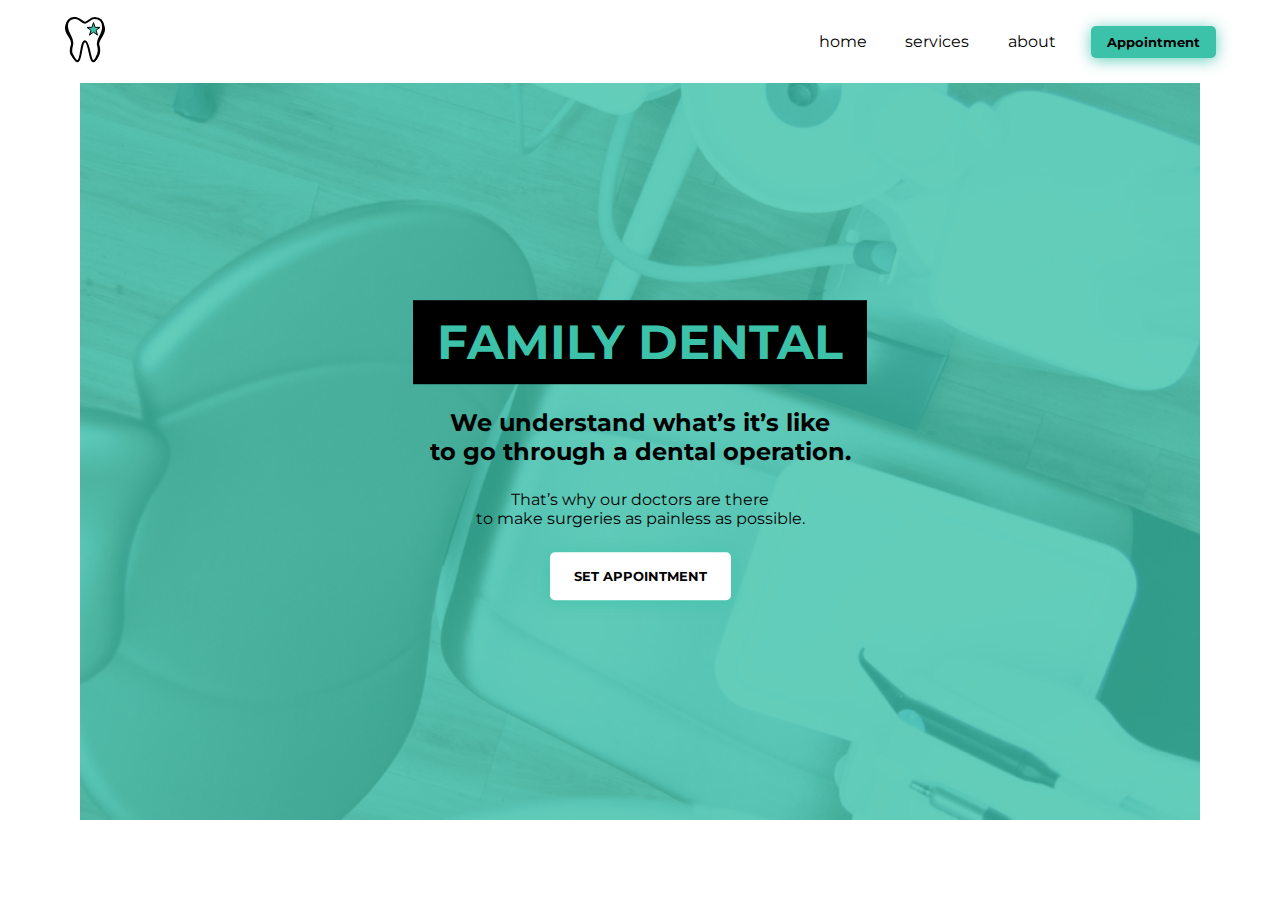
<file: index.html>
<!DOCTYPE html>
<html lang="en">

<head>
    <meta charset="UTF-8">
    <meta name="viewport" content="width=device-width, initial-scale=1.0">
    <meta http-equiv="X-UA-Compatible" content="ie=edge">
    <link rel="stylesheet" href="https://unpkg.com/aos@next/dist/aos.css" />
    <link rel="stylesheet" href="./css/style.css">
    <link rel="shortcut icon" type="image/png" href="./favicon.png" />
    <meta name="Family Dental" content="We understand what’s it’s like
    to go through a dental operation. That’s why our doctors are there
    to make surgeries as painless as possible." />
    <title>Family Dental</title>
</head>

<body>
    <header>
        <div class="logo">
            <div class="img">
                <a href="./index.html">
                    <svg width="42" height="46" viewBox="0 0 42 46" fill="none" xmlns="http://www.w3.org/2000/svg">
                        <path
                            d="M18.3604 28.1056C18.9903 25.7941 19.8011 24.1779 21.0207 24.1779C22.116 24.1779 22.9479 25.5047 23.6425 27.4778C22.9407 26.0276 22.1119 25.0975 21.0671 25.0975C19.867 25.0975 19.0235 26.3032 18.3604 28.1056Z"
                            fill="black" />
                        <path
                            d="M13.3988 44.1948C11.9975 44.425 9.54383 42.5344 6.68332 37.6412C6.68332 37.6412 4.70908 35.229 6.68332 28.7159C7.81026 24.9981 6.08842 22.3021 4.2455 19.4165C2.85985 17.2469 1.49285 15.6655 1.04261 12.0713C0.592376 8.47717 2.94597 3.41717 4.99997 2C4.21298 3.46414 2.72114 8.02138 2.98226 10.4585C3.30938 13.5116 4.61926 15.9096 5.86748 18.1946C7.52761 21.2337 9.07867 24.0732 8.06351 27.9888C6.28508 34.8485 8.06351 37.3891 8.06351 37.3891C10.1566 41.5754 12.2148 43.7376 13.3988 44.1948Z"
                            fill="black" />
                        <path
                            d="M36.5 2C37.3083 3.39558 39.0591 8.07341 39.0591 10.4585C39.0591 13.8806 37.5305 16.8323 36.1137 19.5682C34.5852 22.5197 33.1868 25.2201 33.9779 27.9888C35.5023 33.3241 33.9779 37.3891 33.9779 37.3891C32.2668 41.6165 30.2146 44.2129 29.1507 44.757C30.4832 45.1477 32.9613 42.902 35.4509 37.6412C35.4509 37.6412 37.1432 33.7816 35.4509 28.7159C34.5727 26.087 36.1251 23.5231 37.8219 20.7207C39.3948 18.1231 41.0917 15.3205 41.0917 12.0713C41.0917 8.49171 38.4796 3.36405 36.5 2Z"
                            fill="black" />
                        <path
                            d="M21.0207 24.1779C15.4313 24.1779 18.4292 58.1206 8.06349 37.3891C8.06349 37.3891 6.28505 34.8485 8.06349 27.9888C9.84192 21.1291 3.74442 17.5723 2.98224 10.4585C2.22005 3.34475 6.79322 0.550025 11.6204 1.05818C16.4476 1.56634 18.226 5.63134 21.0207 5.63134C23.8154 5.63134 26.102 1.05818 30.421 1.05818C34.7401 1.05818 39.0591 3.34475 39.0591 10.4585C39.0591 17.5723 32.4534 22.6535 33.9778 27.9888C35.5022 33.3241 33.9778 37.3891 33.9778 37.3891C25.3397 58.7304 26.6101 24.1779 21.0207 24.1779Z"
                            stroke="black" stroke-width="2" />
                        <path
                            d="M29.5 5.61804L28.0672 10.0279L27.9549 10.3734H27.5916L22.9549 10.3734L26.7061 13.0988L27 13.3123L26.8877 13.6578L25.4549 18.0676L29.2061 15.3422L29.5 15.1287L29.7939 15.3422L33.5451 18.0676L32.1123 13.6578L32 13.3123L32.2939 13.0988L36.0451 10.3734L31.4084 10.3734H31.0451L30.9328 10.0279L29.5 5.61804Z"
                            fill="#3DC2AA" stroke="black" />
                    </svg>
                </a>
            </div>
        </div>
        <nav>
            <div class="links">
                <a href="#">home</a>
                <a href="./services.html">services</a>
                <a href="./about.html">about</a>
            </div>
            <div class="appointment">
                <button>
                    <a href="./appointment.html">Appointment</a>
                </button>
            </div>
        </nav>
    </header>
    <section class="hero">
        <div class="img">
            <img src="./img/bg.jpg" alt="">
        </div>
        <div class="content">
            <h1>FAMILY DENTAL</h1>
            <h2>We understand what’s it’s like <br> to go through a dental operation.</h2>
            <p>That’s why our doctors are there <br> to make surgeries as painless as possible.</p>
            <button>
                <a href="./appointment.html">SET APPOINTMENT</a>
            </button>
        </div>
    </section>
    </section>


</body>

</html>
</file>
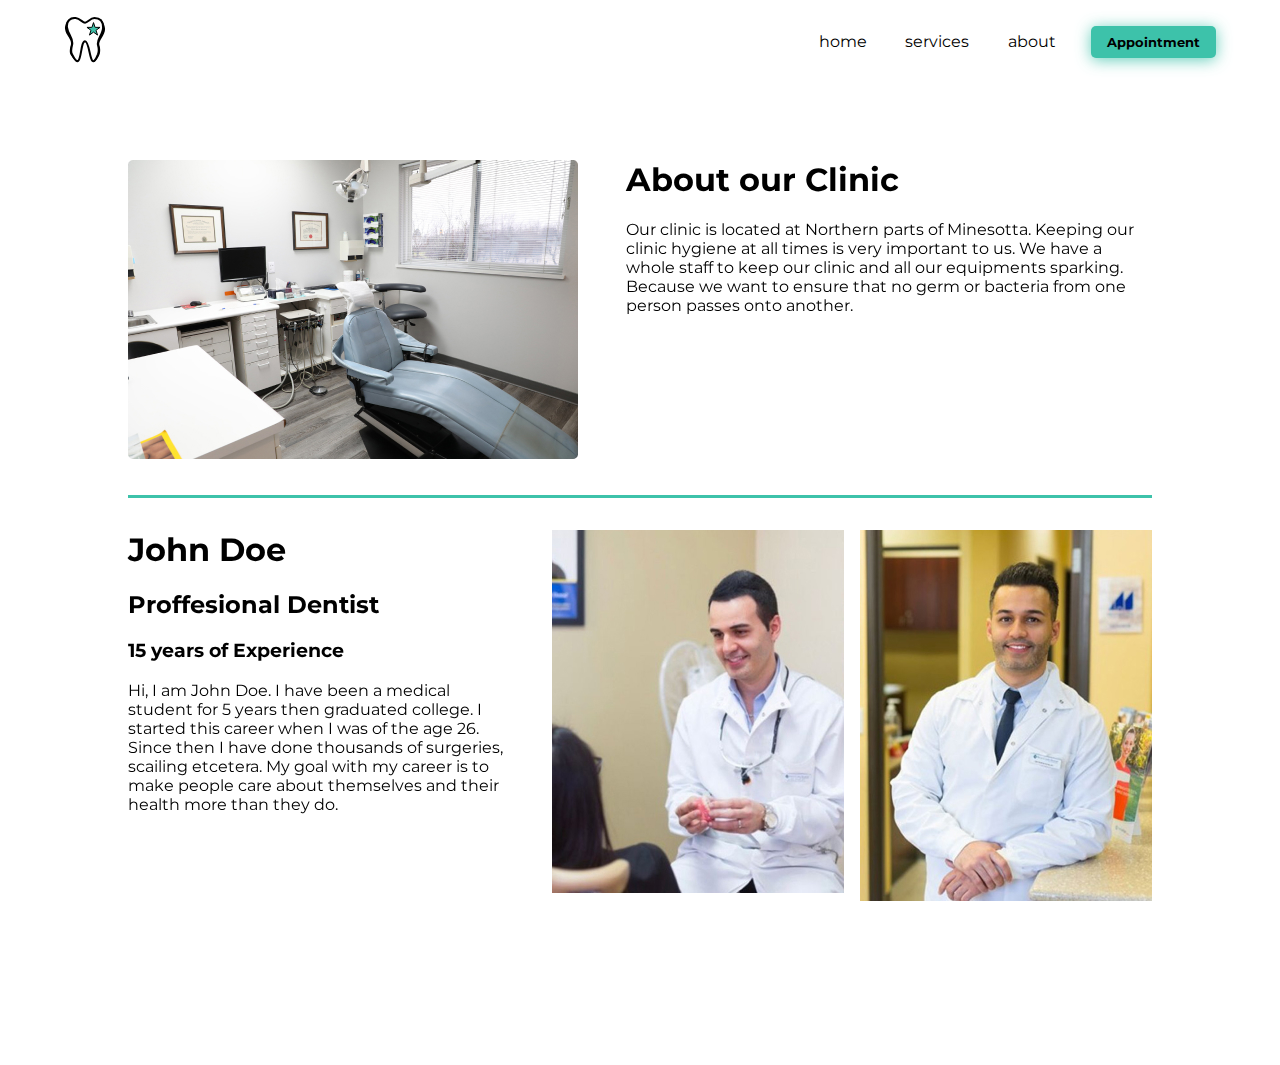
<file: about.html>
<!DOCTYPE html>
<html lang="en">

<head>
    <meta charset="UTF-8">
    <meta name="viewport" content="width=device-width, initial-scale=1.0">
    <meta http-equiv="X-UA-Compatible" content="ie=edge">
    <link rel="stylesheet" href="https://unpkg.com/aos@next/dist/aos.css" />
    <link rel="stylesheet" href="./css/style.css">
    <title>About Us</title>
</head>

<body>
    <header>
        <div class="logo">
            <div class="img">
                <a href="./index.html">
                    <svg width="42" height="46" viewBox="0 0 42 46" fill="none" xmlns="http://www.w3.org/2000/svg">
                        <path
                            d="M18.3604 28.1056C18.9903 25.7941 19.8011 24.1779 21.0207 24.1779C22.116 24.1779 22.9479 25.5047 23.6425 27.4778C22.9407 26.0276 22.1119 25.0975 21.0671 25.0975C19.867 25.0975 19.0235 26.3032 18.3604 28.1056Z"
                            fill="black" />
                        <path
                            d="M13.3988 44.1948C11.9975 44.425 9.54383 42.5344 6.68332 37.6412C6.68332 37.6412 4.70908 35.229 6.68332 28.7159C7.81026 24.9981 6.08842 22.3021 4.2455 19.4165C2.85985 17.2469 1.49285 15.6655 1.04261 12.0713C0.592376 8.47717 2.94597 3.41717 4.99997 2C4.21298 3.46414 2.72114 8.02138 2.98226 10.4585C3.30938 13.5116 4.61926 15.9096 5.86748 18.1946C7.52761 21.2337 9.07867 24.0732 8.06351 27.9888C6.28508 34.8485 8.06351 37.3891 8.06351 37.3891C10.1566 41.5754 12.2148 43.7376 13.3988 44.1948Z"
                            fill="black" />
                        <path
                            d="M36.5 2C37.3083 3.39558 39.0591 8.07341 39.0591 10.4585C39.0591 13.8806 37.5305 16.8323 36.1137 19.5682C34.5852 22.5197 33.1868 25.2201 33.9779 27.9888C35.5023 33.3241 33.9779 37.3891 33.9779 37.3891C32.2668 41.6165 30.2146 44.2129 29.1507 44.757C30.4832 45.1477 32.9613 42.902 35.4509 37.6412C35.4509 37.6412 37.1432 33.7816 35.4509 28.7159C34.5727 26.087 36.1251 23.5231 37.8219 20.7207C39.3948 18.1231 41.0917 15.3205 41.0917 12.0713C41.0917 8.49171 38.4796 3.36405 36.5 2Z"
                            fill="black" />
                        <path
                            d="M21.0207 24.1779C15.4313 24.1779 18.4292 58.1206 8.06349 37.3891C8.06349 37.3891 6.28505 34.8485 8.06349 27.9888C9.84192 21.1291 3.74442 17.5723 2.98224 10.4585C2.22005 3.34475 6.79322 0.550025 11.6204 1.05818C16.4476 1.56634 18.226 5.63134 21.0207 5.63134C23.8154 5.63134 26.102 1.05818 30.421 1.05818C34.7401 1.05818 39.0591 3.34475 39.0591 10.4585C39.0591 17.5723 32.4534 22.6535 33.9778 27.9888C35.5022 33.3241 33.9778 37.3891 33.9778 37.3891C25.3397 58.7304 26.6101 24.1779 21.0207 24.1779Z"
                            stroke="black" stroke-width="2" />
                        <path
                            d="M29.5 5.61804L28.0672 10.0279L27.9549 10.3734H27.5916L22.9549 10.3734L26.7061 13.0988L27 13.3123L26.8877 13.6578L25.4549 18.0676L29.2061 15.3422L29.5 15.1287L29.7939 15.3422L33.5451 18.0676L32.1123 13.6578L32 13.3123L32.2939 13.0988L36.0451 10.3734L31.4084 10.3734H31.0451L30.9328 10.0279L29.5 5.61804Z"
                            fill="#3DC2AA" stroke="black" />
                    </svg>
                </a>
            </div>
        </div>
        <nav>
            <div class="links">
                <a href="./index.html">home</a>
                <a href="./services.html">services</a>
                <a href="./about.html">about</a>
            </div>
            <div class="appointment">
                <button>
                    <a href="./appointment.html">Appointment</a>
                </button>
            </div>
        </nav>
    </header>
    <section id="about">
        <div class="about card" data-aos="fade-right">
            <div class="img">
                <img src="./img/about.jpg" alt="">
            </div>
            <div class="text">
                <h1>About our Clinic</h1>
                <p>Our clinic is located at Northern parts of Minesotta. Keeping our clinic hygiene at all times is very
                    important to us. We have a whole staff to keep our clinic and all our equipments sparking. Because
                    we want to ensure that no germ or bacteria from one person passes onto another.</p>
            </div>
        </div>
        <hr>
        <div class="doc card" data-aos="fade-left">
            <div class="text">
                <h1>John Doe</h1>
                <h2>Proffesional Dentist</h2>
                <h3>15 years of Experience</h3>
                <p>Hi, I am John Doe. I have been a medical student for 5 years then graduated college. I started this
                    career when I was of the age 26. Since then I have done thousands
                    of surgeries, scailing etcetera. My goal with my career is to make people care about themselves and
                    their health more than they do.</p>
            </div>
            <div class="imgs">
                <div class="img1">
                    <img src="./img/doc1.jpg" alt="">
                </div>
                <div class="img2">
                    <img src="./img/doc2.jpg" alt="">
                </div>
            </div>
        </div>
    </section>

    <script src="https://unpkg.com/aos@next/dist/aos.js"></script>
    <script>
        AOS.init({ duration: 1000 });
    </script>
</body>

</html>
</file>
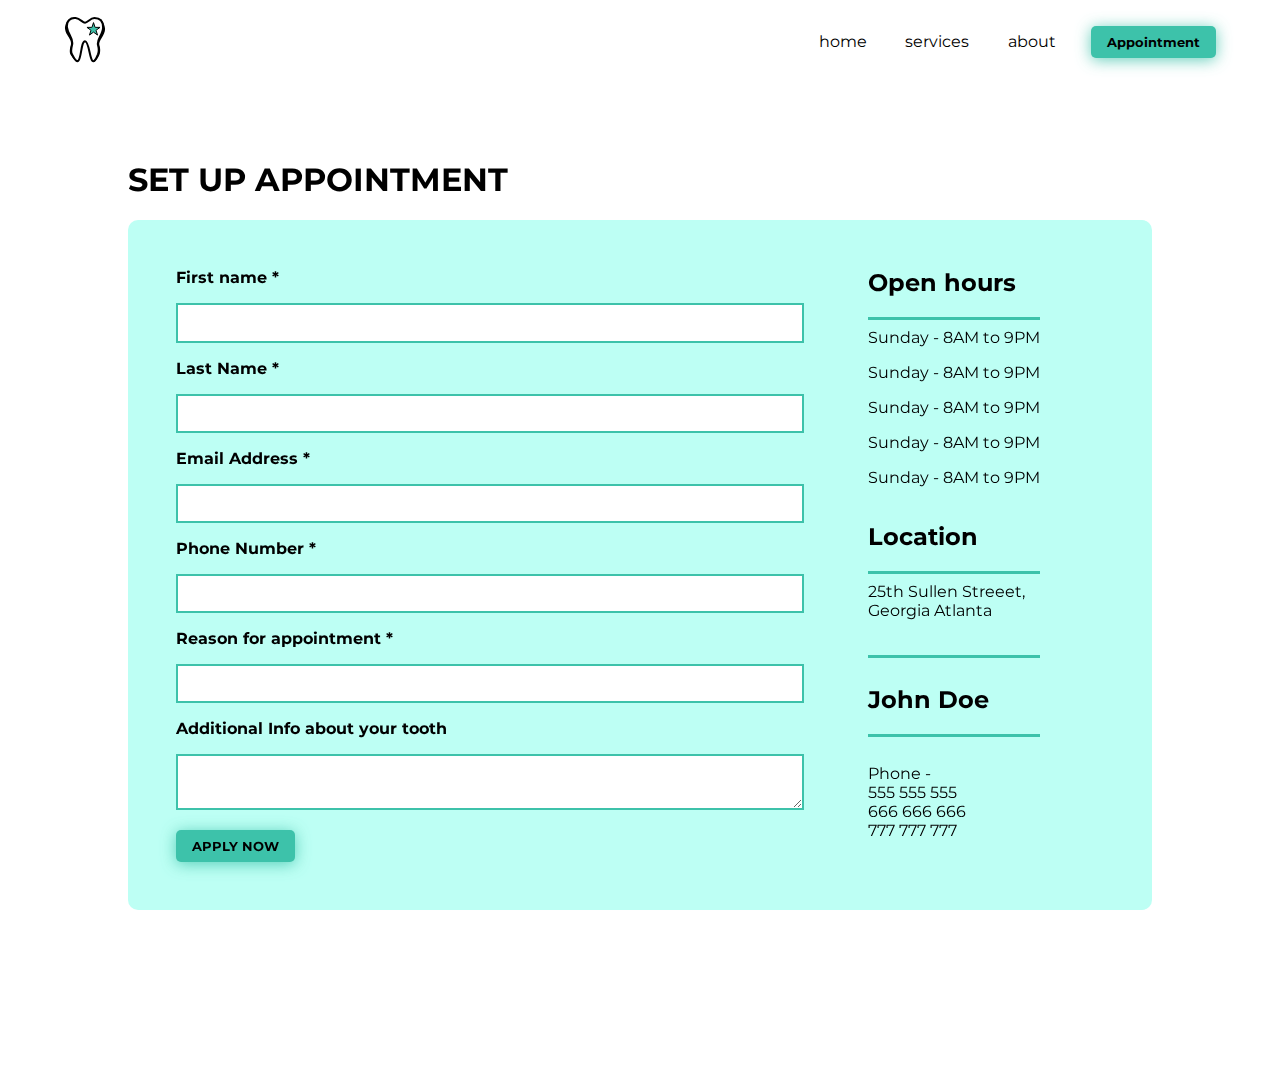
<file: appointment.html>
<!DOCTYPE html>
<html lang="en">

<head>
    <meta charset="UTF-8">
    <meta name="viewport" content="width=device-width, initial-scale=1.0">
    <meta http-equiv="X-UA-Compatible" content="ie=edge">
    <link rel="stylesheet" href="https://unpkg.com/aos@next/dist/aos.css" />
    <link rel="stylesheet" href="./css/style.css">
    <title>Appointment</title>
</head>

<body>
    <header>
        <div class="logo">
            <div class="img">
                <a href="./index.html">
                    <svg width="42" height="46" viewBox="0 0 42 46" fill="none" xmlns="http://www.w3.org/2000/svg">
                        <path
                            d="M18.3604 28.1056C18.9903 25.7941 19.8011 24.1779 21.0207 24.1779C22.116 24.1779 22.9479 25.5047 23.6425 27.4778C22.9407 26.0276 22.1119 25.0975 21.0671 25.0975C19.867 25.0975 19.0235 26.3032 18.3604 28.1056Z"
                            fill="black" />
                        <path
                            d="M13.3988 44.1948C11.9975 44.425 9.54383 42.5344 6.68332 37.6412C6.68332 37.6412 4.70908 35.229 6.68332 28.7159C7.81026 24.9981 6.08842 22.3021 4.2455 19.4165C2.85985 17.2469 1.49285 15.6655 1.04261 12.0713C0.592376 8.47717 2.94597 3.41717 4.99997 2C4.21298 3.46414 2.72114 8.02138 2.98226 10.4585C3.30938 13.5116 4.61926 15.9096 5.86748 18.1946C7.52761 21.2337 9.07867 24.0732 8.06351 27.9888C6.28508 34.8485 8.06351 37.3891 8.06351 37.3891C10.1566 41.5754 12.2148 43.7376 13.3988 44.1948Z"
                            fill="black" />
                        <path
                            d="M36.5 2C37.3083 3.39558 39.0591 8.07341 39.0591 10.4585C39.0591 13.8806 37.5305 16.8323 36.1137 19.5682C34.5852 22.5197 33.1868 25.2201 33.9779 27.9888C35.5023 33.3241 33.9779 37.3891 33.9779 37.3891C32.2668 41.6165 30.2146 44.2129 29.1507 44.757C30.4832 45.1477 32.9613 42.902 35.4509 37.6412C35.4509 37.6412 37.1432 33.7816 35.4509 28.7159C34.5727 26.087 36.1251 23.5231 37.8219 20.7207C39.3948 18.1231 41.0917 15.3205 41.0917 12.0713C41.0917 8.49171 38.4796 3.36405 36.5 2Z"
                            fill="black" />
                        <path
                            d="M21.0207 24.1779C15.4313 24.1779 18.4292 58.1206 8.06349 37.3891C8.06349 37.3891 6.28505 34.8485 8.06349 27.9888C9.84192 21.1291 3.74442 17.5723 2.98224 10.4585C2.22005 3.34475 6.79322 0.550025 11.6204 1.05818C16.4476 1.56634 18.226 5.63134 21.0207 5.63134C23.8154 5.63134 26.102 1.05818 30.421 1.05818C34.7401 1.05818 39.0591 3.34475 39.0591 10.4585C39.0591 17.5723 32.4534 22.6535 33.9778 27.9888C35.5022 33.3241 33.9778 37.3891 33.9778 37.3891C25.3397 58.7304 26.6101 24.1779 21.0207 24.1779Z"
                            stroke="black" stroke-width="2" />
                        <path
                            d="M29.5 5.61804L28.0672 10.0279L27.9549 10.3734H27.5916L22.9549 10.3734L26.7061 13.0988L27 13.3123L26.8877 13.6578L25.4549 18.0676L29.2061 15.3422L29.5 15.1287L29.7939 15.3422L33.5451 18.0676L32.1123 13.6578L32 13.3123L32.2939 13.0988L36.0451 10.3734L31.4084 10.3734H31.0451L30.9328 10.0279L29.5 5.61804Z"
                            fill="#3DC2AA" stroke="black" />
                    </svg>
                </a>
            </div>
        </div>
        <nav>
            <div class="links">
                <a href="./index.html">home</a>
                <a href="./services.html">services</a>
                <a href="./about.html">about</a>
            </div>
            <div class="appointment">
                <button>
                    <a href="./appointment.html">Appointment</a>
                </button>
            </div>
        </nav>
    </header>
    <section id="appointment" data-aos="fade-up">
        <h1>SET UP APPOINTMENT</h1>
        <div class="appointment">
            <form>
                <div class="inputs">
                    <div class="input">
                        <label>First name *</label>
                        <input type="text">
                    </div>
                    <div class="input">
                        <label>Last Name *</label>
                        <input type="text">
                    </div>
                </div>
                <div class="inputs">
                    <div class="input">
                        <label>Email Address *</label>
                        <input type="text">
                    </div>
                    <div class="input">
                        <label>Phone Number *</label>
                        <input type="text">
                    </div>
                </div>
                <div class="inputs">
                    <div class="input">
                        <label>Reason for appointment *</label>
                        <input type="text">
                    </div>
                </div>
                <div class="inputs">
                    <div class="input">
                        <label>Additional Info about your tooth</label>
                        <textarea></textarea>
                    </div>
                </div>
                <button>APPLY NOW</button>
            </form>
            <div class="info">
                <h2>Open hours</h2>
                <hr>
                <p>Sunday - 8AM to 9PM</p>
                <p>Sunday - 8AM to 9PM</p>
                <p>Sunday - 8AM to 9PM</p>
                <p>Sunday - 8AM to 9PM</p>
                <p>Sunday - 8AM to 9PM</p>
                <br>
                <h2>Location</h2>
                <hr>
                <p>25th Sullen Streeet, <br> Georgia Atlanta</p>
                <br>
                <hr>
                <br>
                <h2>John Doe</h2>
                <hr>
                <br>
                <p><span>Phone -</span> <br> 555 555 555
                    <br> 666 666 666
                    <br> 777 777 777 </p>
            </div>
        </div>


    </section>

    <script src="https://unpkg.com/aos@next/dist/aos.js"></script>
    <script>
        AOS.init({ duration: 1000 });
    </script>
</body>

</html>
</file>
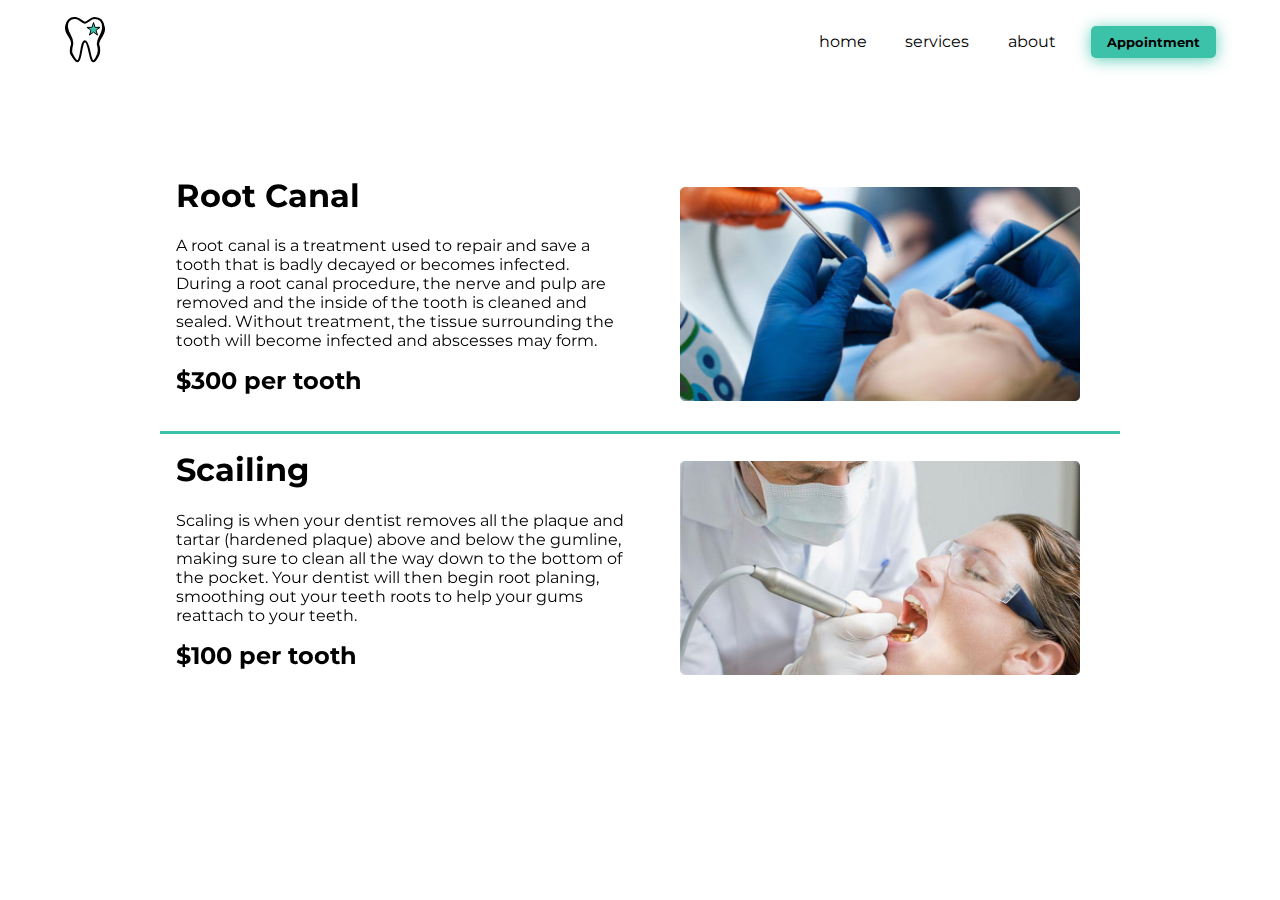
<file: services.html>
<!DOCTYPE html>
<html lang="en">

<head>
    <meta charset="UTF-8">
    <meta name="viewport" content="width=device-width, initial-scale=1.0">
    <meta http-equiv="X-UA-Compatible" content="ie=edge">
    <link rel="stylesheet" href="https://unpkg.com/aos@next/dist/aos.css" />
    <link rel="stylesheet" href="./css/style.css">
    <title>Services</title>
</head>

<body>
    <header>
        <div class="logo">
            <div class="img">
                <a href="./index.html">
                    <svg width="42" height="46" viewBox="0 0 42 46" fill="none" xmlns="http://www.w3.org/2000/svg">
                        <path
                            d="M18.3604 28.1056C18.9903 25.7941 19.8011 24.1779 21.0207 24.1779C22.116 24.1779 22.9479 25.5047 23.6425 27.4778C22.9407 26.0276 22.1119 25.0975 21.0671 25.0975C19.867 25.0975 19.0235 26.3032 18.3604 28.1056Z"
                            fill="black" />
                        <path
                            d="M13.3988 44.1948C11.9975 44.425 9.54383 42.5344 6.68332 37.6412C6.68332 37.6412 4.70908 35.229 6.68332 28.7159C7.81026 24.9981 6.08842 22.3021 4.2455 19.4165C2.85985 17.2469 1.49285 15.6655 1.04261 12.0713C0.592376 8.47717 2.94597 3.41717 4.99997 2C4.21298 3.46414 2.72114 8.02138 2.98226 10.4585C3.30938 13.5116 4.61926 15.9096 5.86748 18.1946C7.52761 21.2337 9.07867 24.0732 8.06351 27.9888C6.28508 34.8485 8.06351 37.3891 8.06351 37.3891C10.1566 41.5754 12.2148 43.7376 13.3988 44.1948Z"
                            fill="black" />
                        <path
                            d="M36.5 2C37.3083 3.39558 39.0591 8.07341 39.0591 10.4585C39.0591 13.8806 37.5305 16.8323 36.1137 19.5682C34.5852 22.5197 33.1868 25.2201 33.9779 27.9888C35.5023 33.3241 33.9779 37.3891 33.9779 37.3891C32.2668 41.6165 30.2146 44.2129 29.1507 44.757C30.4832 45.1477 32.9613 42.902 35.4509 37.6412C35.4509 37.6412 37.1432 33.7816 35.4509 28.7159C34.5727 26.087 36.1251 23.5231 37.8219 20.7207C39.3948 18.1231 41.0917 15.3205 41.0917 12.0713C41.0917 8.49171 38.4796 3.36405 36.5 2Z"
                            fill="black" />
                        <path
                            d="M21.0207 24.1779C15.4313 24.1779 18.4292 58.1206 8.06349 37.3891C8.06349 37.3891 6.28505 34.8485 8.06349 27.9888C9.84192 21.1291 3.74442 17.5723 2.98224 10.4585C2.22005 3.34475 6.79322 0.550025 11.6204 1.05818C16.4476 1.56634 18.226 5.63134 21.0207 5.63134C23.8154 5.63134 26.102 1.05818 30.421 1.05818C34.7401 1.05818 39.0591 3.34475 39.0591 10.4585C39.0591 17.5723 32.4534 22.6535 33.9778 27.9888C35.5022 33.3241 33.9778 37.3891 33.9778 37.3891C25.3397 58.7304 26.6101 24.1779 21.0207 24.1779Z"
                            stroke="black" stroke-width="2" />
                        <path
                            d="M29.5 5.61804L28.0672 10.0279L27.9549 10.3734H27.5916L22.9549 10.3734L26.7061 13.0988L27 13.3123L26.8877 13.6578L25.4549 18.0676L29.2061 15.3422L29.5 15.1287L29.7939 15.3422L33.5451 18.0676L32.1123 13.6578L32 13.3123L32.2939 13.0988L36.0451 10.3734L31.4084 10.3734H31.0451L30.9328 10.0279L29.5 5.61804Z"
                            fill="#3DC2AA" stroke="black" />
                    </svg>
                </a>
            </div>
        </div>
        <nav>
            <div class="links">
                <a href="./index.html">home</a>
                <a href="./services.html">services</a>
                <a href="./about.html">about</a>
            </div>
            <div class="appointment">
                <button>
                    <a href="./appointment.html">Appointment</a>
                </button>
            </div>
        </nav>
    </header>
    <section id="services">
        <div class="service" data-aos="fade-right">
            <div class="text">
                <h1>Root Canal</h1>
                <p>A root canal is a treatment used to repair and save a tooth that is badly decayed or becomes
                    infected. During a root canal procedure, the nerve and pulp are removed and the inside of the tooth
                    is cleaned and sealed. Without treatment, the tissue surrounding the tooth will become infected and
                    abscesses may form.</p>
                <h2>$300 per tooth</h2>
            </div>
            <div class="img">
                <div class="img-container">
                    <img src="./img/rc.jpg" alt="">
                </div>
            </div>
        </div>
        <hr>
        <div class="service" data-aos="fade-left">
            <div class="text">
                <h1>Scailing</h1>
                <p>Scaling is when your dentist removes all the plaque and tartar (hardened plaque) above and below the
                    gumline, making sure to clean all the way down to the bottom of the pocket. Your dentist will then
                    begin root planing, smoothing out your teeth roots to help your gums reattach to your teeth.</p>
                <h2>$100 per tooth</h2>
            </div>
            <div class="img">
                <div class="img-container">
                    <img src="./img/sc.jpg" alt="">
                </div>
            </div>
        </div>
    </section>

    <script src="https://unpkg.com/aos@next/dist/aos.js"></script>
    <script>
        AOS.init({ duration: 1000 });
    </script>
</body>

</html>
</file>
<file: css/style.css>
@import url("https://fonts.googleapis.com/css?family=Montserrat:400,500,600,700,800&display=swap");
* {
  margin-top: 0;
  -webkit-box-sizing: border-box;
          box-sizing: border-box;
  font-family: 'Montserrat', sans-serif;
}

body {
  margin: 0;
}

.container {
  width: 80%;
  margin: auto;
}

a {
  text-decoration: none;
}

button {
  cursor: pointer;
}

img {
  width: 100%;
}

header {
  display: -webkit-box;
  display: -ms-flexbox;
  display: flex;
  padding: 0rem 4rem;
  position: fixed;
  top: 0;
  left: 0;
  width: 100%;
  z-index: 3;
  background: #fff;
}

header .logo {
  display: -webkit-box;
  display: -ms-flexbox;
  display: flex;
  -webkit-box-align: center;
      -ms-flex-align: center;
          align-items: center;
}

header nav {
  -webkit-box-flex: 1;
      -ms-flex: 1;
          flex: 1;
  display: -webkit-box;
  display: -ms-flexbox;
  display: flex;
  -webkit-box-pack: end;
      -ms-flex-pack: end;
          justify-content: flex-end;
}

header nav .links {
  display: -webkit-box;
  display: -ms-flexbox;
  display: flex;
  -webkit-box-align: center;
      -ms-flex-align: center;
          align-items: center;
}

header nav .links a {
  padding: 2rem 1.2rem;
  color: #000;
}

header nav .appointment {
  display: -webkit-box;
  display: -ms-flexbox;
  display: flex;
  -webkit-box-align: center;
      -ms-flex-align: center;
          align-items: center;
}

header nav .appointment button {
  padding: 0.5rem 1rem;
  background: #3DC2AA;
  -webkit-box-shadow: 0px 2px 15px rgba(61, 194, 170, 0.8);
          box-shadow: 0px 2px 15px rgba(61, 194, 170, 0.8);
  border-radius: 5px;
  border: none;
  font-weight: 700;
  margin-left: 1rem;
}

header nav .appointment button a {
  color: #000;
}

.hero {
  background: #fff;
  padding: 5rem;
  height: 100vh;
}

.hero .content {
  position: absolute;
  top: 50%;
  left: 50%;
  -webkit-transform: translate(-50%, -50%);
          transform: translate(-50%, -50%);
  z-index: 2;
  text-align: center;
  max-width: 33rem;
}

.hero .content button {
  padding: 1rem 1.5rem;
  background: #ffffff;
  -webkit-box-shadow: 0px 2px 15px rgba(61, 194, 170, 0.8);
          box-shadow: 0px 2px 15px rgba(61, 194, 170, 0.8);
  border-radius: 5px;
  border: none;
}

.hero .content button a {
  color: #000;
  font-weight: bold;
}

.hero .content h1 {
  margin-bottom: 1.5rem;
  font-size: 3rem;
  color: #3DC2AA;
  padding: 0.8rem 1.5rem;
  background: #000;
}

.hero .content h2 {
  margin-bottom: 1.5rem;
  font-size: 1.5em;
}

.hero .content p {
  margin-bottom: 1.5rem;
}

.hero .img {
  height: 100%;
  position: relative;
}

.hero .img:after {
  content: "";
  position: absolute;
  top: 0;
  left: 0;
  width: 100%;
  height: 100%;
  background: #3DC2AA;
  opacity: 0.8;
}

.hero img {
  width: 100%;
  display: block;
  height: 100%;
  -o-object-fit: cover;
     object-fit: cover;
}

#services {
  height: 100vh;
  padding: 10rem;
}

#services .service {
  display: -webkit-box;
  display: -ms-flexbox;
  display: flex;
  -webkit-box-align: center;
      -ms-flex-align: center;
          align-items: center;
  margin: 1rem;
}

#services .service .text {
  -webkit-box-flex: 1;
      -ms-flex: 1;
          flex: 1;
  margin-right: 2rem;
}

#services .service .img {
  -webkit-box-flex: 1;
      -ms-flex: 1;
          flex: 1;
}

#services .service .img .img-container {
  max-width: 400px;
  margin: 0 auto;
}

#services .service .img .img-container img {
  height: 100%;
  -o-object-fit: cover;
     object-fit: cover;
}

#about {
  width: 80%;
  margin: 10rem auto;
}

#about .about {
  display: -webkit-box;
  display: -ms-flexbox;
  display: flex;
  margin-bottom: 2rem;
}

#about .about .text {
  -webkit-box-flex: 1;
      -ms-flex: 1;
          flex: 1;
  margin-left: 3rem;
}

#about .doc {
  display: -webkit-box;
  display: -ms-flexbox;
  display: flex;
  margin: 2rem 0;
}

#about .doc .text {
  -webkit-box-flex: 1;
      -ms-flex: 1;
          flex: 1;
  margin-right: 3rem;
}

#about .doc .imgs {
  display: -webkit-box;
  display: -ms-flexbox;
  display: flex;
}

#about .doc .imgs .img1 {
  margin-right: 1rem;
}

#appointment {
  width: 80%;
  margin: 10rem auto;
}

#appointment h1 {
  display: inline-block;
}

#appointment .appointment {
  background: #bdfff4;
  padding: 3rem;
  display: -webkit-box;
  display: -ms-flexbox;
  display: flex;
  border-radius: 10px;
}

#appointment .appointment form {
  -webkit-box-flex: 1;
      -ms-flex: 1;
          flex: 1;
}

#appointment .appointment form .inputs .input label {
  display: block;
  font-weight: bold;
}

#appointment .appointment form .inputs .input input {
  border: 2px solid #3DC2AA;
  margin: 1rem 0;
  width: 100%;
  padding: 0.6rem;
}

#appointment .appointment form .inputs .input textarea {
  border: 2px solid #3DC2AA;
  margin: 1rem 0;
  width: 100%;
  padding: 0.6rem;
}

#appointment .appointment form button {
  padding: 0.5rem 1rem;
  background: #3DC2AA;
  -webkit-box-shadow: 0px 2px 15px rgba(61, 194, 170, 0.8);
          box-shadow: 0px 2px 15px rgba(61, 194, 170, 0.8);
  border-radius: 5px;
  border: none;
  font-weight: 700;
}

#appointment .appointment form button a {
  color: #000;
}

#appointment .appointment .info {
  padding: 0 4rem;
}

hr {
  border: none;
  height: 3px;
  background: #3DC2AA;
  width: 100%;
}

@media (max-width: 1100px) {
  .doc {
    display: -webkit-box;
    display: -ms-flexbox;
    display: flex;
    -webkit-box-orient: vertical;
    -webkit-box-direction: normal;
        -ms-flex-direction: column;
            flex-direction: column;
    margin: 2rem 0;
  }
  .doc .text {
    -webkit-box-flex: 1;
        -ms-flex: 1;
            flex: 1;
    margin-right: 3rem;
  }
  .doc .imgs {
    display: -webkit-box;
    display: -ms-flexbox;
    display: flex;
  }
  .doc .imgs .img1 {
    margin-right: 1rem;
  }
}

@media (max-width: 900px) {
  #services {
    padding: 3rem;
  }
  #services .service {
    display: -webkit-box;
    display: -ms-flexbox;
    display: flex;
    -webkit-box-orient: vertical;
    -webkit-box-direction: normal;
        -ms-flex-direction: column;
            flex-direction: column;
    margin: 3rem 0;
  }
  #about {
    width: 80%;
    margin: 10rem auto;
  }
  #about .about {
    display: -webkit-box;
    display: -ms-flexbox;
    display: flex;
    -webkit-box-orient: vertical;
    -webkit-box-direction: normal;
        -ms-flex-direction: column;
            flex-direction: column;
  }
  #about .about .text {
    -webkit-box-flex: 1;
        -ms-flex: 1;
            flex: 1;
    margin: 1rem 0;
  }
}

@media (max-width: 750px) {
  .hero {
    margin: 0;
  }
  .hero .content {
    width: 100%;
  }
  .hero .content button {
    background: #3DC2AA;
  }
  .hero .img {
    display: none;
  }
  header {
    -webkit-box-shadow: 0px -6px 30px rgba(91, 73, 56, 0.2);
            box-shadow: 0px -6px 30px rgba(91, 73, 56, 0.2);
    padding: 0;
  }
  header .logo {
    display: none;
  }
  header nav {
    display: -webkit-box;
    display: -ms-flexbox;
    display: flex;
    -webkit-box-pack: center;
        -ms-flex-pack: center;
            justify-content: center;
    -webkit-box-align: center;
        -ms-flex-align: center;
            align-items: center;
    padding: 1rem;
  }
  header nav .links a {
    padding: 1rem 1.3rem;
  }
  header nav button {
    display: none;
  }
  .doc .imgs {
    display: -webkit-box;
    display: -ms-flexbox;
    display: flex;
    -webkit-box-orient: vertical;
    -webkit-box-direction: normal;
        -ms-flex-direction: column;
            flex-direction: column;
  }
  #appointment {
    width: 80%;
    margin: 10rem auto;
  }
  #appointment h1 {
    display: inline-block;
  }
  #appointment .appointment {
    background: #bdfff4;
    padding: 2rem;
    display: -webkit-box;
    display: -ms-flexbox;
    display: flex;
    -webkit-box-orient: vertical;
    -webkit-box-direction: normal;
        -ms-flex-direction: column;
            flex-direction: column;
    border-radius: 10px;
  }
  #appointment .appointment form {
    -webkit-box-flex: 1;
        -ms-flex: 1;
            flex: 1;
  }
  #appointment .appointment form .inputs .input label {
    display: block;
    font-weight: bold;
  }
  #appointment .appointment form .inputs .input input {
    border: 2px solid #3DC2AA;
    margin: 1rem 0;
    width: 100%;
    padding: 0.6rem;
  }
  #appointment .appointment form .inputs .input textarea {
    border: 2px solid #3DC2AA;
    margin: 1rem 0;
    width: 100%;
    padding: 0.6rem;
  }
  #appointment .appointment form button {
    padding: 0.5rem 1rem;
    background: #3DC2AA;
    -webkit-box-shadow: 0px 2px 15px rgba(61, 194, 170, 0.8);
            box-shadow: 0px 2px 15px rgba(61, 194, 170, 0.8);
    border-radius: 5px;
    border: none;
    font-weight: 700;
  }
  #appointment .appointment form button a {
    color: #000;
  }
  #appointment .appointment .info {
    padding: 0;
    margin: 3rem 0;
  }
}
/*# sourceMappingURL=style.css.map */
</file>
